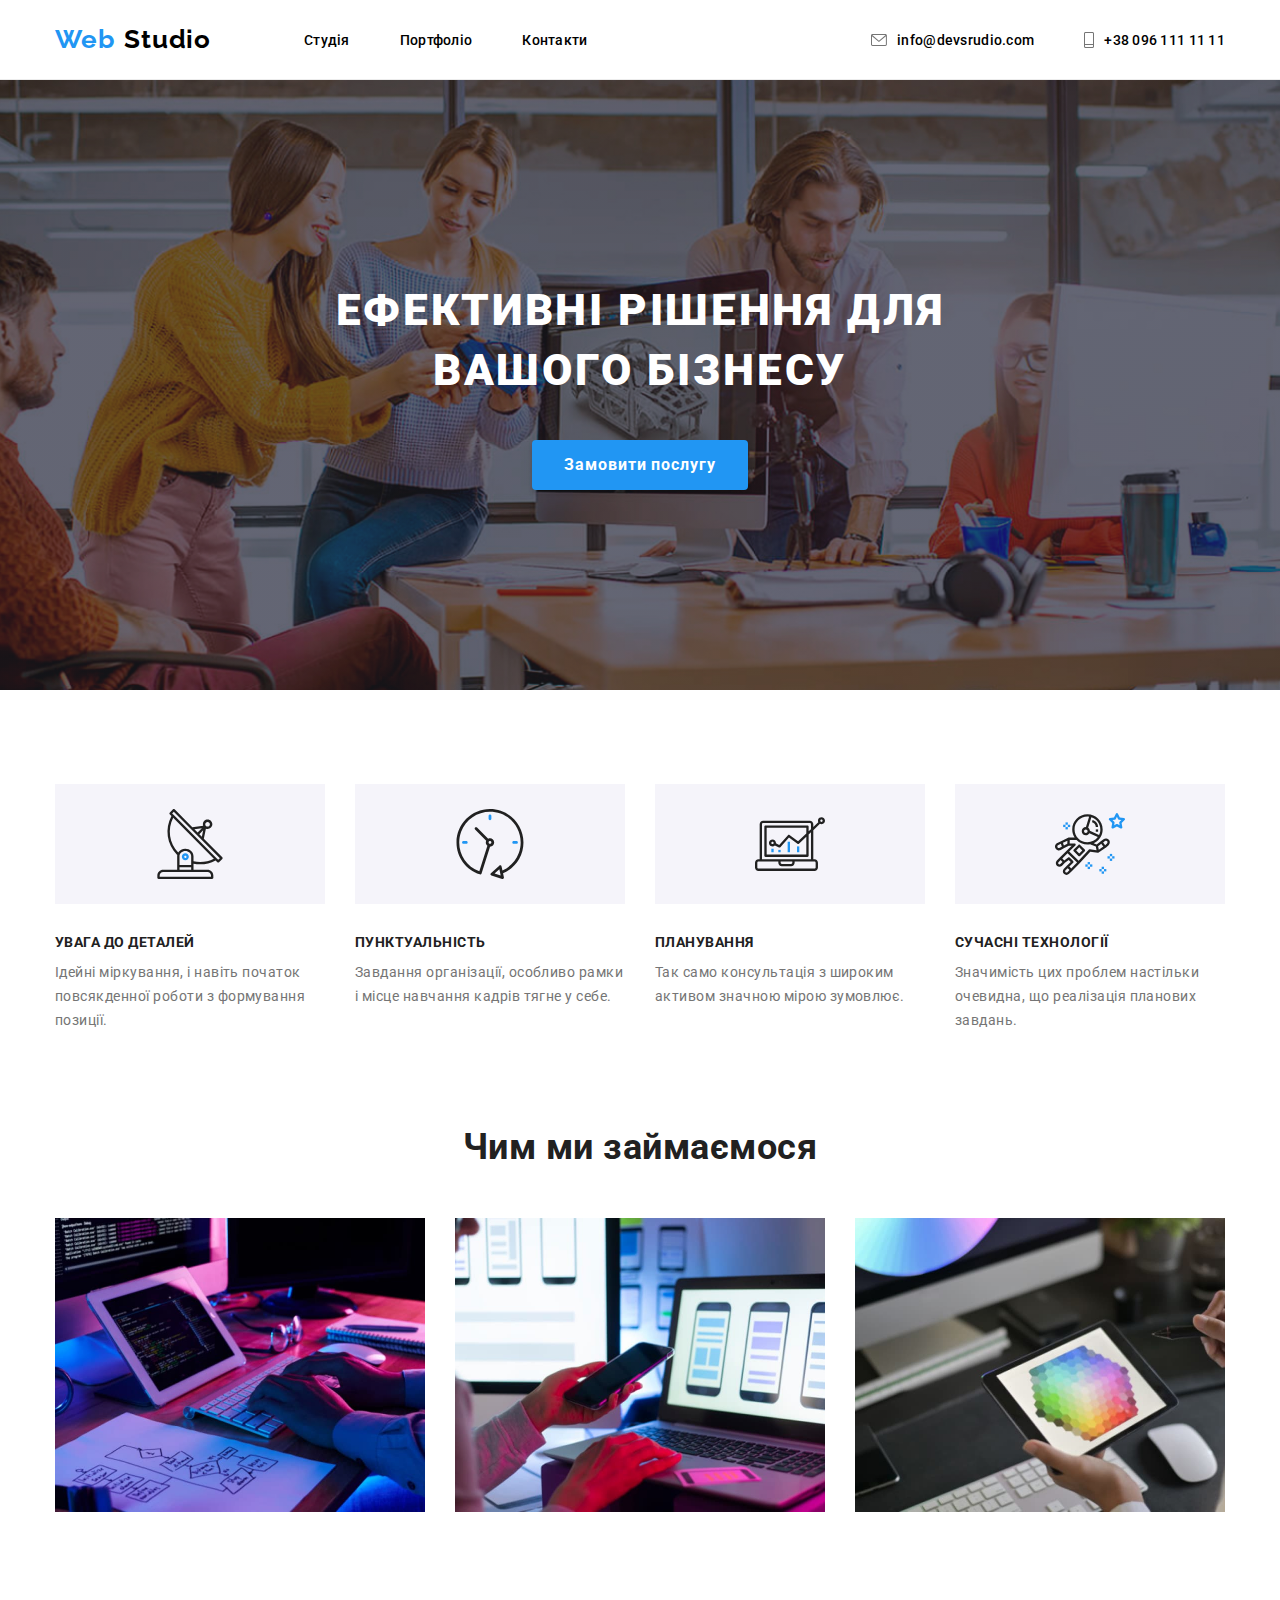
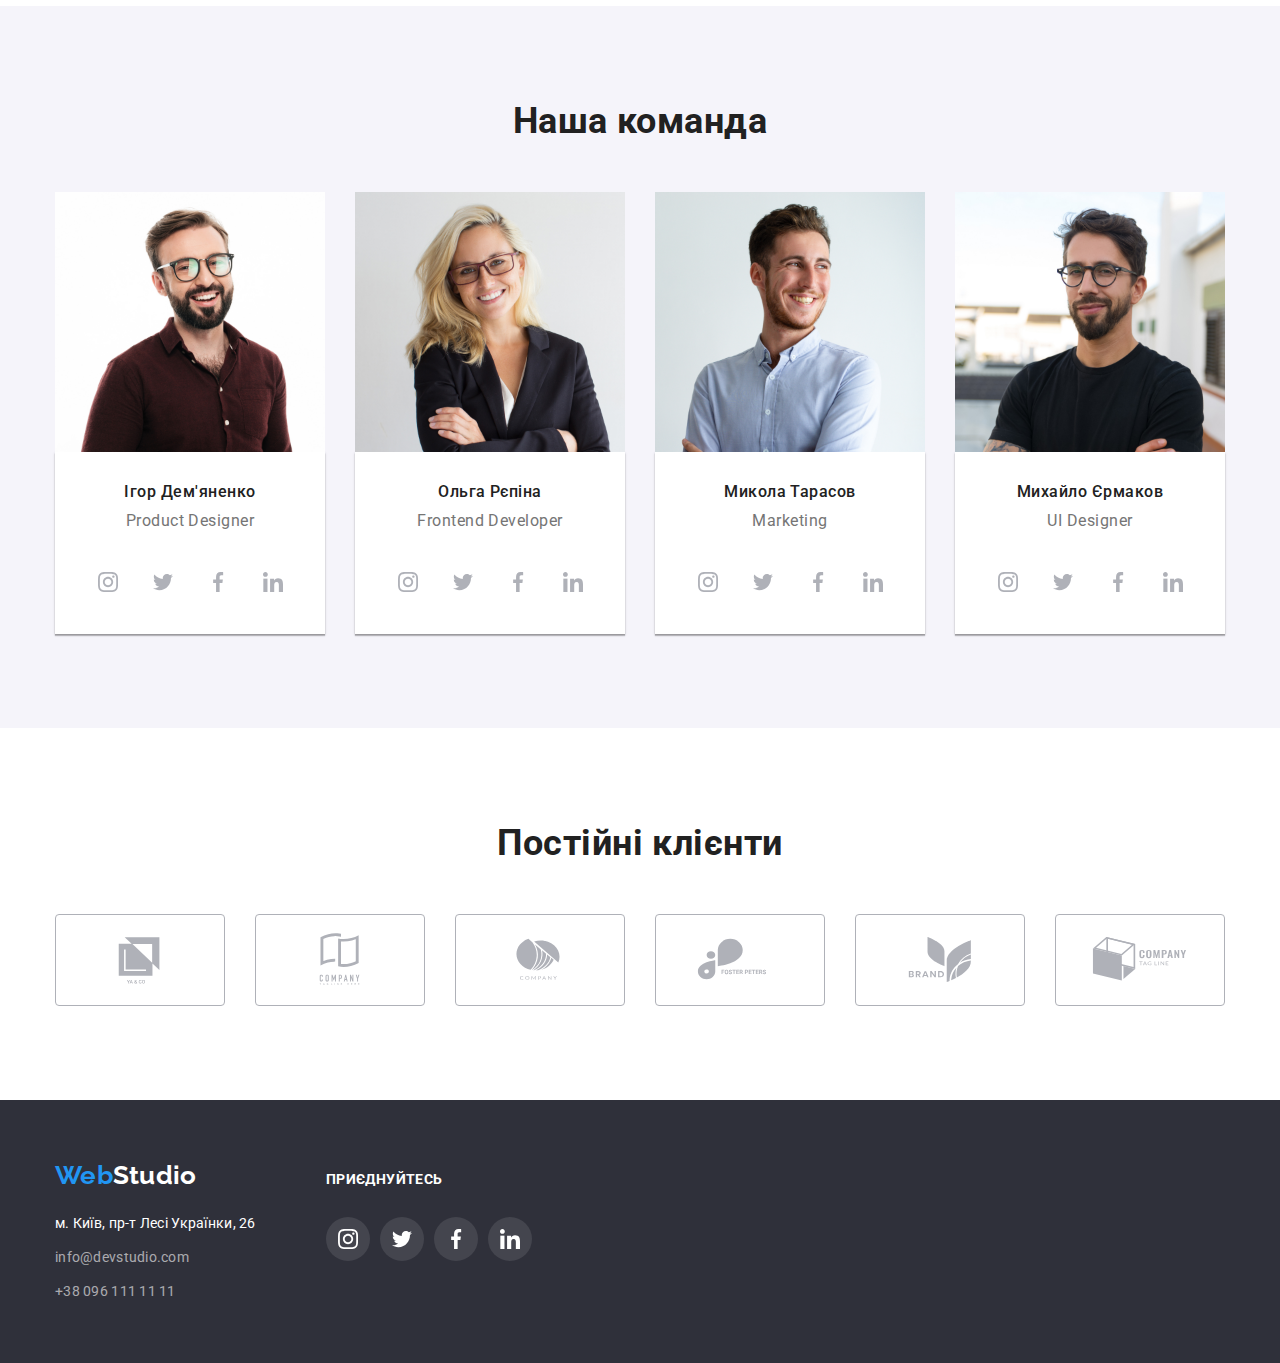
<file: index.html>
<!DOCTYPE html>
<html lang="uk">
<head>
    <meta charset="UTF-8">
    <title>HomeWork</title>
    <link href="https://fonts.googleapis.com/css2?family=Raleway:wght@700&family=Roboto:wght@400;500;700;900&display=swap" rel="stylesheet">
    <link rel="stylesheet" href="https://cdnjs.cloudflare.com/ajax/libs/modern-normalize/1.1.0/modern-normalize.css"
          integrity="sha512-Y0MM+V6ymRKN2zStTqzQ227DWhhp4Mzdo6gnlRnuaNCbc+YN/ZH0sBCLTM4M0oSy9c9VKiCvd4Jk44aCLrNS5Q=="
          crossorigin="anonymous" referrerpolicy="no-referrer" />
    <link rel="stylesheet" href="css/styles.css" />
</head>
<body>
<header class="header">
    <div class="container header-container">
        <a href="#" class="logo"><span>Web</span>Studio</a>
    <nav class="navigation">
        <ul class="header-nav">
            <li><a href="#">Студія</a></li>
            <li><a href="portfolio.html">Портфоліо</a></li>
            <li><a href="#">Контакти</a></li>
        </ul>
    </nav>
    <ul class="mail-and-number">
        <li class="mail-and-number-item">
            <a href="mailto:info@devsrudio.com" class="mail">
                <svg class="mail-icon" width="16" height="12">
                    <use href="./img/symbol-defs.svg#icon-envelope"/>
                </svg>
                info@devsrudio.com</a>
        </li>
        <li class="mail-and-number-item">
            <a href="tel:+380961111111" class="number">
                <svg class="number-icon" width="10" height="16">
                    <use href="./img/symbol-defs.svg#icon-Vector"/>
                </svg>
                +38 096 111 11 11</a>
         </li>
    </ul>
    </div>
</header>
<main>
    <section class="header-section">
        <div class="container">
            <h1>ЕФЕКТИВНІ РІШЕННЯ ДЛЯ
                ВАШОГО БІЗНЕСУ</h1>
            <button type="button">
                Замовити послугу
            </button>
        </div>
    </section>
    <section class="section">
        <div class="container">
        <h2 class="title visually-hidden">Наші сильні сторони</h2>
        <ul class="strongside-item">
            <li class="strongside-li first-icon">
                <h3>УВАГА ДО ДЕТАЛЕЙ</h3>  <!-- or <span> -->
                <p>Ідейні міркування, і навіть початок повсякденної роботи з формування позиції.</p>
            </li>
            <li class="strongside-li second-icon">
                <h3>ПУНКТУАЛЬНІСТЬ</h3>
                <p>Завдання організації, особливо рамки і місце навчання кадрів тягне у себе.</p>
            </li>
            <li class="strongside-li third-icon">
                <h3>ПЛАНУВАННЯ</h3>
                <p>Так само консультація з широким активом значною мірою зумовлює.</p>
            </li>
            <li class="strongside-li fourth-icon">
                <h3>СУЧАСНІ ТЕХНОЛОГІЇ</h3>
                <p>Значимість цих проблем настільки очевидна, що реалізація планових завдань.</p>
            </li>
        </ul>
        </div>
    </section>

    <section class="about section">
        <div class="container">
    <h2 class="title">Чим ми займаємося</h2>
        <ul class="ourjob-item">
            <li><img src="img/mainpage/изображение_2022-10-23_183100250.jpg" width="370" height="294" alt=""/></li>
            <li><img src="img/mainpage/изображение_2022-10-23_183201228.jpg" width="370" height="294" alt=""/></li>
            <li><img src="img/mainpage/изображение_2022-10-23_183220356.jpg" width="370" height="294" alt=""/></li>
        </ul>
        </div>
    </section>

    <section class="main-section-ourteam section">
        <div class="container">
        <h2>Наша команда</h2>
        <ul>
            <li>
                <img src="img/mainpage/Igor.jpg" alt="Igor" width="270" height="260"/>
                <div class="employee">
                <h3>Ігор Дем'яненко</h3>
                <p lang="eu">Product Designer</p>
                    <ul class="team-soc-list">
                        <li class="team-soc-item">
                            <a class="team-soc-link link" href="#">
                                <svg class="team-soc-icon" width="20" height="20">
                                    <use href="./img/icons.svg#icon-instagram"/>
                                </svg>
                            </a>
                        </li>
                        <li class="team-soc-item">
                            <a class="team-soc-link link" href="#">
                                <svg class="team-soc-icon" width="20" height="20">
                                    <use href="./img/icons.svg#icon-twitter"/>
                                </svg>
                            </a>
                        </li>
                        <li class="team-soc-item">
                            <a class="team-soc-link link" href="#">
                                <svg class="team-soc-icon" width="20" height="20">
                                    <use href="./img/icons.svg#icon-facebook"/>
                                </svg>
                            </a>
                        </li>
                        <li class="team-soc-item">
                            <a class="team-soc-link link" href="#">
                                <svg class="team-soc-icon" width="20" height="20">
                                    <use href="./img/icons.svg#icon-linkedin"/>
                                </svg>
                            </a>
                        </li>
                    </ul>
                </div>
            </li>
            <li>
                <img src="img/mainpage/Olga.jpg" alt="Olga" width="270" height="260"/>
                <div class="employee">
                <h3>Ольга Рєпіна</h3>
                <p lang="eu">Frontend Developer</p>
                    <ul class="team-soc-list">
                        <li class="team-soc-item">
                            <a class="team-soc-link link" href="#">
                                <svg class="team-soc-icon" width="20" height="20">
                                    <use href="./img/icons.svg#icon-instagram"/>
                                </svg>
                            </a>
                        </li>
                        <li class="team-soc-item">
                            <a class="team-soc-link link" href="#">
                                <svg class="team-soc-icon" width="20" height="20">
                                    <use href="./img/icons.svg#icon-twitter"/>
                                </svg>
                            </a>
                        </li>
                        <li class="team-soc-item">
                            <a class="team-soc-link link" href="#">
                                <svg class="team-soc-icon" width="20" height="20">
                                    <use href="./img/icons.svg#icon-facebook"/>
                                </svg>
                            </a>
                        </li>
                        <li class="team-soc-item">
                            <a class="team-soc-link link" href="#">
                                <svg class="team-soc-icon" width="20" height="20">
                                    <use href="./img/icons.svg#icon-linkedin"/>
                                </svg>
                            </a>
                        </li>
                    </ul>
                </div>
            </li>
            <li>
                <img src="img/mainpage/Mykola.jpg" alt="Mykola" width="270" height="260"/>
                <div class="employee">
                <h3>Микола Тарасов</h3>
                <p lang="eu">Marketing</p>
                    <ul class="team-soc-list">
                        <li class="team-soc-item">
                            <a class="team-soc-link link" href="#">
                                <svg class="team-soc-icon" width="20" height="20">
                                    <use href="./img/icons.svg#icon-instagram"/>
                                </svg>
                            </a>
                        </li>
                        <li class="team-soc-item">
                            <a class="team-soc-link link" href="#">
                                <svg class="team-soc-icon" width="20" height="20">
                                    <use href="./img/icons.svg#icon-twitter"/>
                                </svg>
                            </a>
                        </li>
                        <li class="team-soc-item">
                            <a class="team-soc-link link" href="#">
                                <svg class="team-soc-icon" width="20" height="20">
                                    <use href="./img/icons.svg#icon-facebook"/>
                                </svg>
                            </a>
                        </li>
                        <li class="team-soc-item">
                            <a class="team-soc-link link" href="#">
                                <svg class="team-soc-icon" width="20" height="20">
                                    <use href="./img/icons.svg#icon-linkedin"/>
                                </svg>
                            </a>
                        </li>
                    </ul>
                </div>
            </li>
            <li>
                <img src="img/mainpage/Myhajlo.jpg" alt="Myhajlo" width="270" height="260"/>
                <div class="employee">
                <h3>Михайло Єрмаков</h3>
                <p lang="eu">UI Designer</p>
                    <ul class="team-soc-list">
                        <li class="team-soc-item">
                            <a class="team-soc-link link" href="#">
                                <svg class="team-soc-icon" width="20" height="20">
                                    <use href="./img/icons.svg#icon-instagram"/>
                                </svg>
                            </a>
                        </li>
                        <li class="team-soc-item">
                            <a class="team-soc-link link" href="#">
                                <svg class="team-soc-icon" width="20" height="20">
                                    <use href="./img/icons.svg#icon-twitter"/>
                                </svg>
                            </a>
                        </li>
                        <li class="team-soc-item">
                            <a class="team-soc-link link" href="#">
                                <svg class="team-soc-icon" width="20" height="20">
                                    <use href="./img/icons.svg#icon-facebook"/>
                                </svg>
                            </a>
                        </li>
                        <li class="team-soc-item">
                            <a class="team-soc-link link" href="#">
                                <svg class="team-soc-icon" width="20" height="20">
                                    <use href="./img/icons.svg#icon-linkedin"/>
                                </svg>
                            </a>
                        </li>
                    </ul>
                </div>
            </li>
        </ul>
        </div>
    </section>
    <section class="section">
        <div class="container">
            <h2 class="title">Постійні клієнти</h2>
            <ul class="client-list">
                <li class="client-item">
                    <a class="client-link" href="#">
                        <svg class="client-icon" width="106" height="60">
                            <use href="./img/logos.svg#icon-Logo6"/>
                        </svg>
                    </a>
                </li>
                <li class="client-item">
                    <a class="client-link" href="#">
                        <svg class="client-icon" width="106" height="60">
                            <use href="./img/logos.svg#icon-Logo5"/>
                        </svg>
                    </a>
                </li>
                <li class="client-item">
                    <a class="client-link" href="#">
                        <svg class="client-icon" width="106" height="60">
                            <use href="./img/logos.svg#icon-Logo4"/>
                        </svg>
                    </a>
                </li>
                <li class="client-item">
                    <a class="client-link" href="#">
                        <svg class="client-icon" width="106" height="60">
                            <use href="./img/logos.svg#icon-Logo3"/>
                        </svg>
                    </a>
                </li>
                <li class="client-item">
                    <a class="client-link" href="#">
                        <svg class="client-icon" width="106" height="60">
                            <use href="./img/logos.svg#icon-Logo2"/>
                        </svg>
                    </a>
                </li>
                <li class="client-item">
                    <a class="client-link" href="#">
                        <svg class="client-icon" width="106" height="60">
                            <use href="./img/logos.svg#icon-Logo1"/>
                        </svg>
                    </a>
                </li>
            </ul>
        </div>
    </section>
</main>

<footer class="footer-main">
    <div class="container">
    <div class="footer-div">
    <address class="footer-main-address">
        <a href="#" class="logo-footer"><span>Web</span>Studio</a>
        <ul>
            <li><p>
                м. Київ, пр-т Лесі Українки, 26
            </p></li>
            <li>
                <a href="mailto:info@devstudio.com">info@devstudio.com</a>
            </li>
            <li>
                <a href="tel:+380961111111">+38 096 111 11 11</a>
            </li>
        </ul>
    </address>
        <div class="footer-social">
        <h3>ПРИЄДНУЙТЕСЬ</h3>
        <ul class="footer-soc-list">
            <li class="footer-soc-item">
                <a class="footer-soc-link link" href="#">
                    <svg class="footer-soc-icon" width="20" height="20">
                        <use href="./img/icons.svg#icon-instagram"/>
                    </svg>
                </a>
            </li>
            <li class="footer-soc-item">
                <a class="footer-soc-link link" href="#">
                    <svg class="footer-soc-icon" width="20" height="20">
                        <use href="./img/icons.svg#icon-twitter"/>
                    </svg>
                </a>
            </li>
            <li class="footer-soc-item">
                <a class="footer-soc-link link" href="#">
                    <svg class="footer-soc-icon" width="20" height="20">
                        <use href="./img/icons.svg#icon-facebook"/>
                    </svg>
                </a>
            </li>
            <li class="footer-soc-item">
                <a class="footer-soc-link link" href="#">
                    <svg class="footer-soc-icon" width="20" height="20">
                        <use href="./img/icons.svg#icon-linkedin"/>
                    </svg>
                </a>
            </li>
        </ul>
        </div>
    </div>
    </div>
</footer>
</body>
</html>
</file>
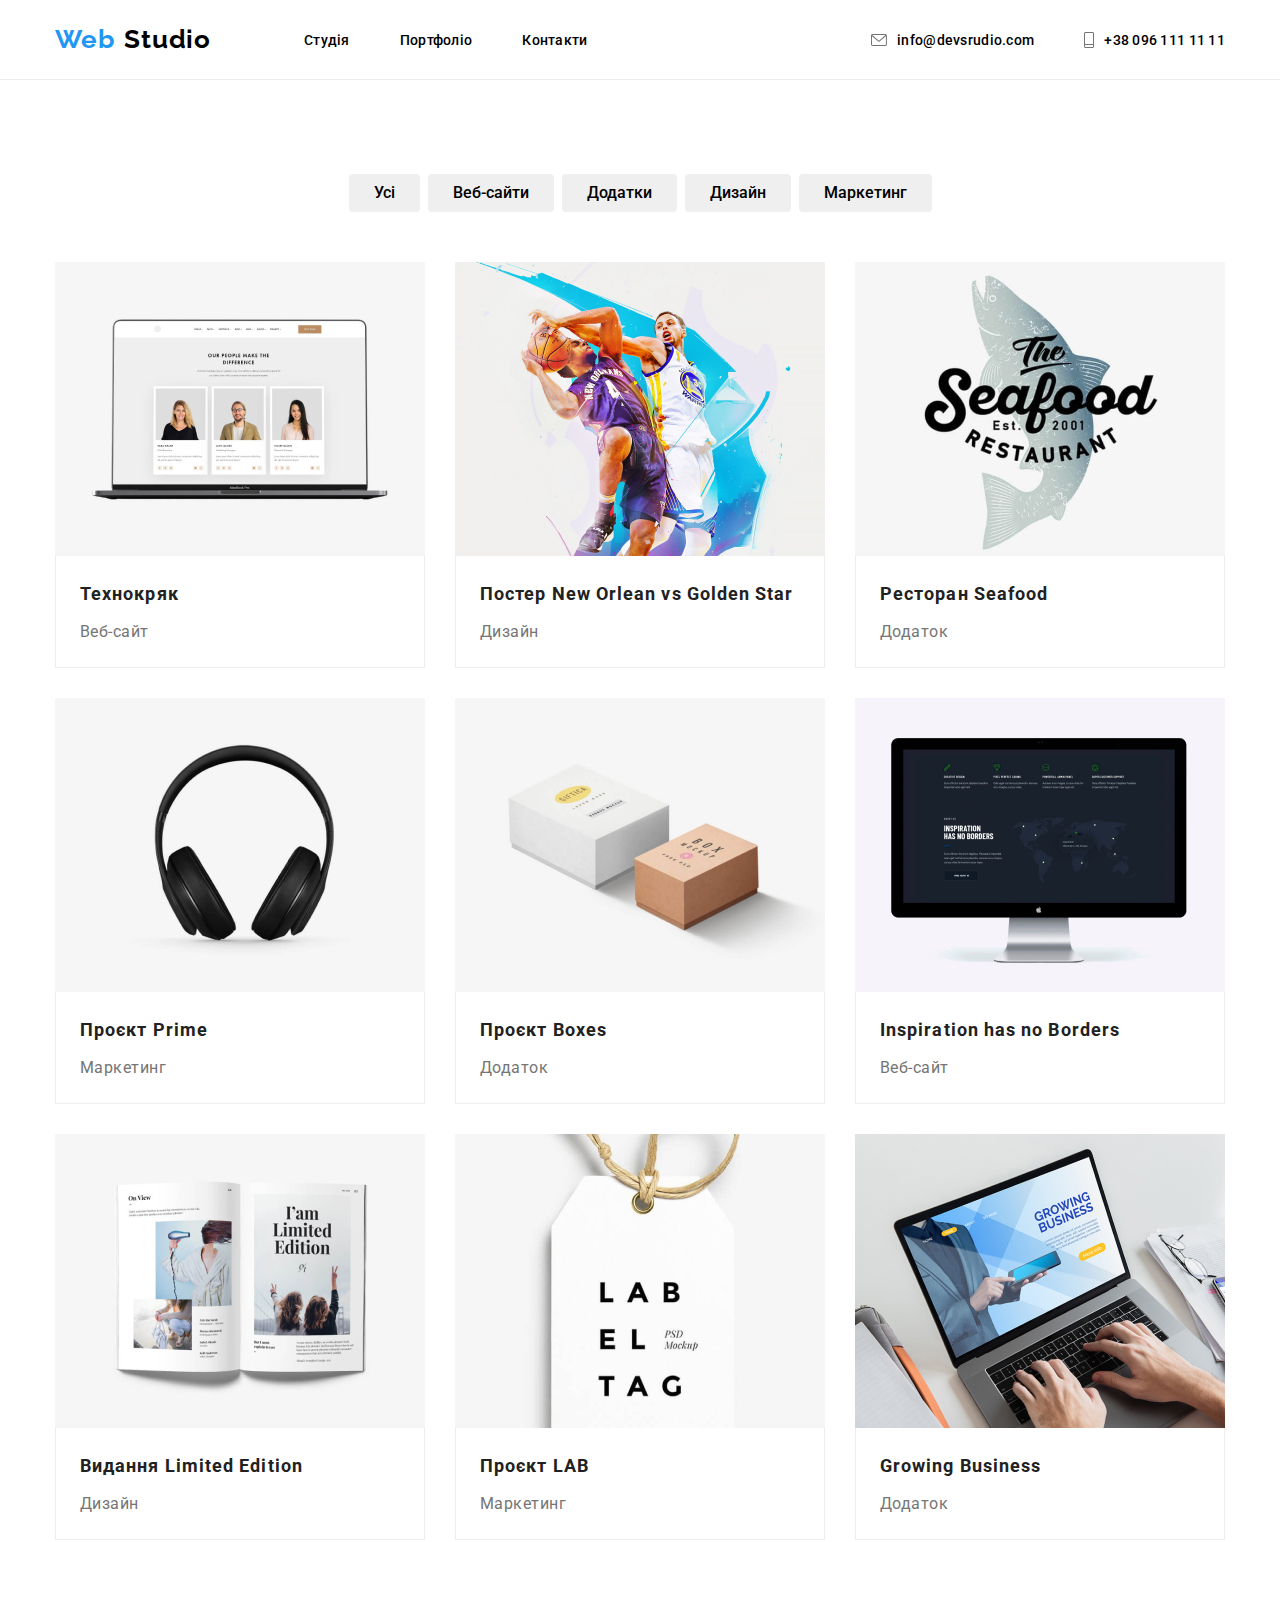
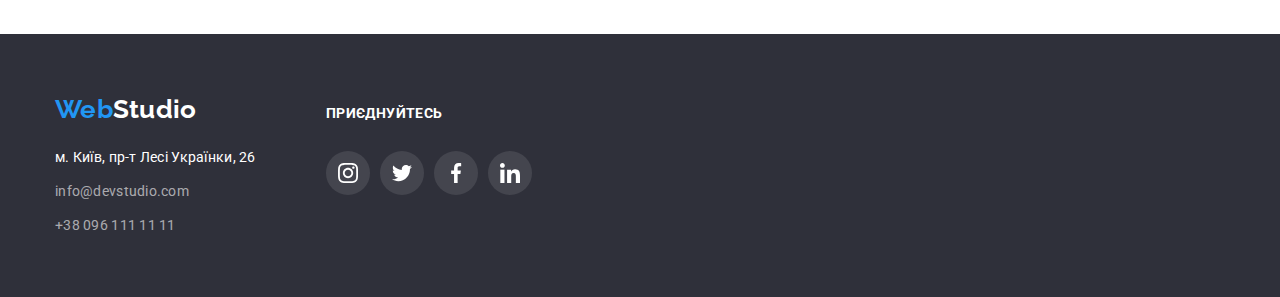
<file: portfolio.html>
<!doctype html>
<html lang="en">
<head>
    <meta charset="UTF-8">
    <title>HomeWork</title>
    <link href="https://fonts.googleapis.com/css2?family=Raleway:wght@700&family=Roboto:wght@400;500;700;900&display=swap"
          rel="stylesheet">
    <link rel="stylesheet" href="https://cdnjs.cloudflare.com/ajax/libs/modern-normalize/1.1.0/modern-normalize.css"
          integrity="sha512-Y0MM+V6ymRKN2zStTqzQ227DWhhp4Mzdo6gnlRnuaNCbc+YN/ZH0sBCLTM4M0oSy9c9VKiCvd4Jk44aCLrNS5Q=="
          crossorigin="anonymous" referrerpolicy="no-referrer"/>
    <link rel="stylesheet" href="css/styles.css"/>
</head>
<body>
<header class="header">
    <div class="container header-container">
        <a href="#" class="logo"><span>Web</span>Studio</a>
        <nav class="navigation">
            <ul class="header-nav">
                <li><a href="index.html">Студія</a></li>
                <li><a href="#">Портфоліо</a></li>
                <li><a href="#">Контакти</a></li>
            </ul>
        </nav>
        <ul class="mail-and-number">
            <li class="mail-and-number-item">
                <a href="mailto:info@devsrudio.com" class="mail">
                    <svg class="mail-icon" width="16" height="12">
                        <use href="./img/symbol-defs.svg#icon-envelope"/>
                    </svg>
                    info@devsrudio.com</a>
            </li>
            <li class="mail-and-number-item">
                <a href="tel:+380961111111" class="number">
                    <svg class="number-icon" width="10" height="16">
                        <use href="./img/symbol-defs.svg#icon-Vector"/>
                    </svg>
                    +38 096 111 11 11</a>
            </li>
        </ul>
    </div>
</header>

<main>
    <section class="section portfolio">
        <div class="container">
            <h1 class="visually-hidden">Портфоліо</h1>
            <ul class="main-buttons" >
                <li>
                    <button type="button">
                        Усі
                    </button>
                </li>
                <li>
                    <button type="button">
                        Веб-сайти
                    </button>
                </li>
                <li>
                    <button type="button">
                        Додатки
                    </button>
                </li>
                <li>
                    <button type="button">
                        Дизайн
                    </button>
                </li>
                <li>
                    <button type="button">
                        Маркетинг
                    </button>
                </li>
            </ul>
            <ul class="main-images">
                <li>
                    <a href="">
                    <img src="img/portfolio/Texnokrjak.jpg" width="370" height="294" alt=""/>
                    <div class="images">
                    <h2>Технокряк</h2>
                    <p>Веб-сайт</p>
                    </div>
                    </a>
                </li>
                <li>
                    <a href="">
                    <img src="img/portfolio/poster.jpg" width="370" height="294" alt=""/>
                    <div class="images">
                    <h2>Постер New Orlean vs Golden Star</h2>
                    <p>Дизайн</p>
                    </div>
                    </a>
                </li>
                <li>
                    <a href="">
                    <img src="img/portfolio/restoran.jpg" width="370" height="294" alt=""/>
                    <div class="images">
                    <h2>Ресторан Seafood</h2>
                    <p>Додаток</p>
                    </div>
                    </a>
                </li>
                <li>
                    <a href="">
                    <img src="img/portfolio/project.jpg" width="370" height="294" alt=""/>
                    <div class="images">
                    <h2>Проєкт Prime</h2>
                    <p>Маркетинг</p>
                    </div>
                    </a>
                </li>
                <li>
                    <a href="">
                    <img src="img/portfolio/box.jpg" width="370" height="294" alt=""/>
                    <div class="images">
                    <h2>Проєкт Boxes</h2>
                    <p>Додаток</p>
                    </div>
                    </a>
                </li>
                <li>
                    <a href="">
                    <img src="img/portfolio/monitor.jpg" width="370" height="294" alt=""/>
                    <div class="images">
                    <h2>Inspiration has no Borders</h2>
                    <p>Веб-сайт</p>
                    </div>
                    </a>
                </li>
                <li>
                    <a href="">
                    <img src="img/portfolio/books.jpg" width="370" height="294" alt=""/>
                    <div class="images">
                    <h2>Видання Limited Edition</h2>
                    <p>Дизайн</p>
                    </div>
                    </a>
                </li>
                <li>
                    <a href="">
                    <img src="img/portfolio/lab.jpg" width="370" height="294" alt=""/>
                    <div class="images">
                    <h2>Проєкт LAB</h2>
                    <p>Маркетинг</p>
                    </div>
                    </a>
                </li>
                <li>
                    <a href="">
                    <img src="img/portfolio/growing.jpg" width="370" height="294" alt=""/>
                    <div class="images">
                    <h2>Growing Business</h2>
                    <p>Додаток</p>
                    </div>
                    </a>
                </li>
            </ul>
        </div>
    </section>
</main>

<footer class="footer-main">
    <div class="container">
        <div class="footer-div">
            <address class="footer-main-address">
                <a href="#" class="logo-footer"><span>Web</span>Studio</a>
                <ul>
                    <li><p>
                        м. Київ, пр-т Лесі Українки, 26
                    </p></li>
                    <li>
                        <a href="mailto:info@devstudio.com">info@devstudio.com</a>
                    </li>
                    <li>
                        <a href="tel:+380961111111">+38 096 111 11 11</a>
                    </li>
                </ul>
            </address>
            <div class="footer-social">
                <h3>ПРИЄДНУЙТЕСЬ</h3>
                <ul class="footer-soc-list">
                    <li class="footer-soc-item">
                        <a class="footer-soc-link link" href="#">
                            <svg class="footer-soc-icon" width="20" height="20">
                                <use href="./img/icons.svg#icon-instagram"/>
                            </svg>
                        </a>
                    </li>
                    <li class="footer-soc-item">
                        <a class="footer-soc-link link" href="#">
                            <svg class="footer-soc-icon" width="20" height="20">
                                <use href="./img/icons.svg#icon-twitter"/>
                            </svg>
                        </a>
                    </li>
                    <li class="footer-soc-item">
                        <a class="footer-soc-link link" href="#">
                            <svg class="footer-soc-icon" width="20" height="20">
                                <use href="./img/icons.svg#icon-facebook"/>
                            </svg>
                        </a>
                    </li>
                    <li class="footer-soc-item">
                        <a class="footer-soc-link link" href="#">
                            <svg class="footer-soc-icon" width="20" height="20">
                                <use href="./img/icons.svg#icon-linkedin"/>
                            </svg>
                        </a>
                    </li>
                </ul>
            </div>
        </div>
    </div>
</footer>
</body>
</html>
</file>
<file: css/styles.css>
:root {
    --black-color: black;
    --white-color: white;
    --blue-color: #2196F3;
    --grey-color: #757575;
    --dark-grey-color: #2F303A;
    --dark-blue-color: #188CE8;
    --light-black-color: #212121;
    --dirty-white-color: #F5F4FA;

}

body {
    font-family: 'Roboto', sans-serif;
    letter-spacing: 0.03em;
}

a {
    text-decoration: none;
}

h1,
h2,
h3,
h4,
h5,
h6,
p {
    margin: 0;
}

ul {
    list-style-type: none;
    margin: 0;
    padding: 0;
}

img {
    display: block;
}

.visually-hidden {
    position: absolute;
    white-space: nowrap;
    width: 1px;
    height: 1px;
    overflow: hidden;
    border: 0;
    padding: 0;
    clip: rect(0 0 0 0);
    clip-path: inset(50%);
    margin: -1px;
}

.container {
    width: 1200px;
    padding-left: 15px;
    padding-right: 15px;
    margin: 0 auto;
}

.section {
    padding-top: 94px;
    padding-bottom: 94px
}

.section.ourjob-item {
    padding-top: 0;
}

.header {
    border-bottom: 1px solid #ECECEC;
    padding-top: 24px;
    padding-bottom: 24px;
}

.header-container {
    display: flex;
    align-items: center;
}

.logo {
    font-family: 'Raleway', cursive;
    font-style: normal;
    font-weight: 700;
    font-size: 26px;
    line-height: 31px;
    /* identical to box height */

    margin-right: 93px;
    letter-spacing: 0.03em;
    color: var(--black-color);
}

.navigation {
    margin-right: auto;
}

.navigation a {
    color: var(--black-color)
}

.logo > span {
    color: var(--blue-color)
}

.mail {
    margin-right: 50px;
    color: var(--grey-color)
}
.mail-icon{
    fill: var(--grey-color);
}
.mail:hover .mail-icon{
    fill: var(--blue-color);
}
.number {
    color: var(--grey-color)
}
.number-icon{
    fill: var(--grey-color);
}
.number:hover .number-icon{
    fill: var(--blue-color)
}
.mail-and-number {
    display: flex;
}
.header-nav {
    display: flex;
    gap: 50px;
    color: var(--white-color);
}
.header li {
    font-style: normal;
    font-weight: 500;
    font-size: 14px;
    line-height: 16px;
    letter-spacing: 0.02em;
}

.header a {
    color: var(--black-color);
    display: flex;
    align-items: center;
    gap: 10px;
}

.header a:hover, footer a:hover {
    cursor: pointer;
    color: var(--blue-color)
}
.header-section {
    background-image: linear-gradient(to right, rgba(47, 48, 58, 0.4) ,  rgba(47, 48, 58, 0.4)) ,url("../img/mainpage/Img.jpg");
    background-color: var(--dark-grey-color);
    padding-top: 200px;
    padding-bottom: 200px;
    max-width: 1600px;
    margin: 0 auto;
    background-repeat: no-repeat;
    background-position: center;
    background-size: cover;

}

.header-section h1 {

    font-style: normal;
    font-weight: 900;
    font-size: 44px;
    line-height: 60px;
    margin-bottom: 40px;
    /* or 136% */

    text-align: center;
    letter-spacing: 0.06em;
    text-transform: uppercase;
    white-space: pre-line;
    color: var(--white-color);
}

.header-section button {
    cursor: pointer;
    background: var(--blue-color);
    box-shadow: 0px 4px 4px rgba(0, 0, 0, 0.15);
    border-radius: 4px;
    font-style: normal;
    font-weight: 700;
    font-size: 16px;
    line-height: 30px;
    color: var(--white-color);
    border: 0;
    margin: 0 auto;
    display: block;
    padding: 10px 32px;
    letter-spacing: 0.06em;
}

.header-section button:hover, .header-section button:focus {
    background: var(--dark-blue-color);
}

.title {
    margin-bottom: 50px;
    text-align: center;
    font-style: normal;
    font-weight: 700;
    font-size: 36px;
    line-height: 42px;
    color: var(--light-black-color);
}

.strongside-item h3 {
    font-style: normal;
    font-weight: 700;
    font-size: 14px;
    line-height: 16px;
    text-transform: uppercase;

    color: var(--light-black-color);


}

.strongside-item p {
    font-style: normal;
    font-weight: 400;
    font-size: 14px;
    line-height: 24px;
    margin-top: 10px;
    color: var(--grey-color);
}

.strongside-item {
    display: flex;
    gap: 30px;
}

.strongside-item li {
width: calc((100% - 90px) / 4)
}
.strongside-li::before{
    display: block;
    content: "";
    height: 120px;
    background-color: #F5F4FA;
    background-size: 70px 70px;
    background-repeat: no-repeat;
    background-position: center;
    margin-bottom: 30px;
}
.first-icon::before{
    background-image: url("../img/mainpage/antenna.svg");
}
.second-icon::before{
    background-image: url("../img/mainpage/clock.svg");
}
.third-icon::before{
    background-image: url("../img/mainpage/diagram.svg");
}
.fourth-icon::before{
    background-image: url("../img/mainpage/astronaut.svg");
}
.ourjob-item {
    display: flex;
    gap: 30px;
}

.section.about {
    padding-top: 0;
}

.main-section-ourteam {
    background: var(--dirty-white-color);
}

.main-section-ourteam h2 {
    font-style: normal;
    font-weight: 700;
    font-size: 36px;
    line-height: 42px;
    text-align: center;

    color: var(--light-black-color);

    margin-bottom: 50px;
}

.main-section-ourteam h3 {
    font-style: normal;
    font-weight: 500;
    font-size: 16px;
    line-height: 19px;
    /* identical to box height */

    color: var(--light-black-color);

    margin-bottom: 10px;
    text-align: center;
}

.employee {
    padding-top: 30px;
    padding-bottom: 30px;
    box-shadow: 0px 1px 3px rgba(0, 0, 0, 0.12), 0px 1px 1px rgba(0, 0, 0, 0.14), 0px 2px 1px rgba(0, 0, 0, 0.2);
}

.main-section-ourteam p {
    font-style: normal;
    font-weight: 400;
    font-size: 16px;
    line-height: 19px;
    /* identical to box height */


    color: var(--grey-color);

    text-align: center;
}

.main-section-ourteam ul {
    display: flex;
    gap: 30px;
}

.main-section-ourteam li {
    background-color: var(--white-color);
width: calc((100% - 90px) / 4);
}
.team-soc-list{
    margin-top: 30px;
    justify-content: center;
    gap: 10px !important;
}
.team-soc-item{
    width: 44px;
    height: 44px;
}
.team-soc-link{
    width: 100%;
    height: 100%;
    border-radius: 50%;
    display: flex;
    align-items: center;
    justify-content: center;
}
.team-soc-icon{
    fill: #AFB1B8;
}
.team-soc-link:hover , .team-soc-link:focus{
    background-color: #2196F3;
}

.team-soc-link:hover .team-soc-icon, .team-soc-link:focus .team-soc-icon{
    fill: var(--white-color);
}
.client-list{
    display: flex;
    justify-content: center;
    gap: 30px;
}
.client-item{
    width: calc((100% - 150px)/6);
    height: 92px;
}
.client-link{
    width: 100%;
    height: 100%;
    border: 1px solid #AFB1B8;
    border-radius: 4px;
    display: flex;
    align-items: center;
    justify-content: center;
}
.client-icon{
    fill: #AFB1B8;
}
.client-link:hover , .client-link:focus{
    border: 1px solid #2196F3;
}
.client-link:hover .client-icon , .client-link:focus .client-icon{
    fill: #2196F3;
}
.footer-main {
    background: var(--dark-grey-color);
}

.footer-main-address {
    font-style: normal;
    font-weight: 500;
    font-size: 14px;
    line-height: 16px;
    letter-spacing: 0.02em;
    margin-right: 70px;
}

footer {
    padding-top: 60px;
    padding-bottom: 60px;
}
.footer-div{
    display: flex;
    align-items: baseline;
}
footer p {
    font-weight: 400;
    line-height: 24px;
    /* or 171% */

    color: var(--white-color);
}

footer a {
    font-weight: 400;
    line-height: 24px;
    /* or 171% */

    color: rgba(255, 255, 255, 0.6);

}

footer ul {
    margin-top: 20px;
}

footer li:not(:last-child) {
    margin-bottom: 10px;
}
footer h3{
    color: var(--white-color);
}
.logo-footer {
    font-family: 'Raleway', cursive;
    font-style: normal;
    font-weight: 700;
    font-size: 26px;
    line-height: 31px;

    color: white;

}
.footer-social h3{
    font-style: normal;
    font-weight: 700;
    font-size: 14px;
    line-height: 16px;
    letter-spacing: 0.03em;
    text-transform: uppercase;

    color: #FFFFFF;
}
.logo-footer > span {
    color: var(--blue-color);
}
.footer-soc-list{
    margin-top: 30px;
    display: flex;
    justify-content: center;
    gap: 10px;
}
.footer-soc-item{
    width: 44px;
    height: 44px;
}
.footer-soc-link{
    width: 100%;
    height: 100%;
    border-radius: 50%;
    display: flex;
    align-items: center;
    justify-content: center;
    background-color: rgba(255, 255, 255, 0.1);
}
.footer-soc-icon{
    fill: var(--white-color);
}
.footer-soc-link:hover , .footer-soc-link:focus{
    background-color: #2196F3;
}

.main-buttons {
    display: flex;
    gap: 8px;
    justify-content: center;
    margin-bottom: 50px;
}

/* Portfolio */
.main-buttons button {
    border-radius: 4px;
    font-style: normal;
    font-weight: 500;
    font-size: 16px;
    line-height: 26px;
    color: var(--black-color);
    padding: 6px 25px;
    border: 0;
}

.main-buttons button:hover, button:focus {
    box-shadow: 0px 3px 1px rgba(0, 0, 0, 0.1), 0px 1px 2px rgba(0, 0, 0, 0.08), 0px 2px 2px rgba(0, 0, 0, 0.12);
    cursor: pointer;
    background: var(--dark-blue-color);
    color: var(--white-color);
    /* shadow-middle */

    box-shadow: 0px 3px 1px rgba(0, 0, 0, 0.1), 0px 1px 2px rgba(0, 0, 0, 0.08), 0px 2px 2px rgba(0, 0, 0, 0.12);
    border-radius: 4px;
}

.portfolio h1 {
    text-align: center;
    margin-bottom: 50px;
}

.main-images h2 {
    font-style: normal;
    font-weight: 700;
    font-size: 18px;
    line-height: 36px;
    /* identical to box height, or 200% */

    letter-spacing: 0.06em;

    margin-bottom: 5px;

    color: var(--light-black-color);
}

.images {
    padding: 20px 24px;
    border: 1px solid #EEEEEE;
    border-top: 0;
}

.main-images {
    display: flex;
    gap: 30px;
    flex-wrap: wrap;
}

.main-images li {
    width: calc((100% - 60px) / 3);
}
.main-images a:hover, .main-images a:focus{
    display: block;
    box-shadow: 0px 1px 1px rgba(0, 0, 0, 0.12), 0px 4px 4px rgba(0, 0, 0, 0.06), 1px 4px 6px rgba(0, 0, 0, 0.16);
}
.main-images li:nth-child(3n) {
    margin: 0;
}

.main-images p {
    font-style: normal;
    font-weight: 400;
    font-size: 16px;
    line-height: 30px;
    /* identical to box height, or 188% */

    color: var(--grey-color);
}

.footer-portfolio {
    background: var(--dark-grey-color);
}

.footer-portfolio-address {
    font-family: 'Roboto', cursive;
    font-style: normal;
    font-weight: 500;
    font-size: 14px;
    line-height: 16px;
    letter-spacing: 0.02em;
}
</file>
